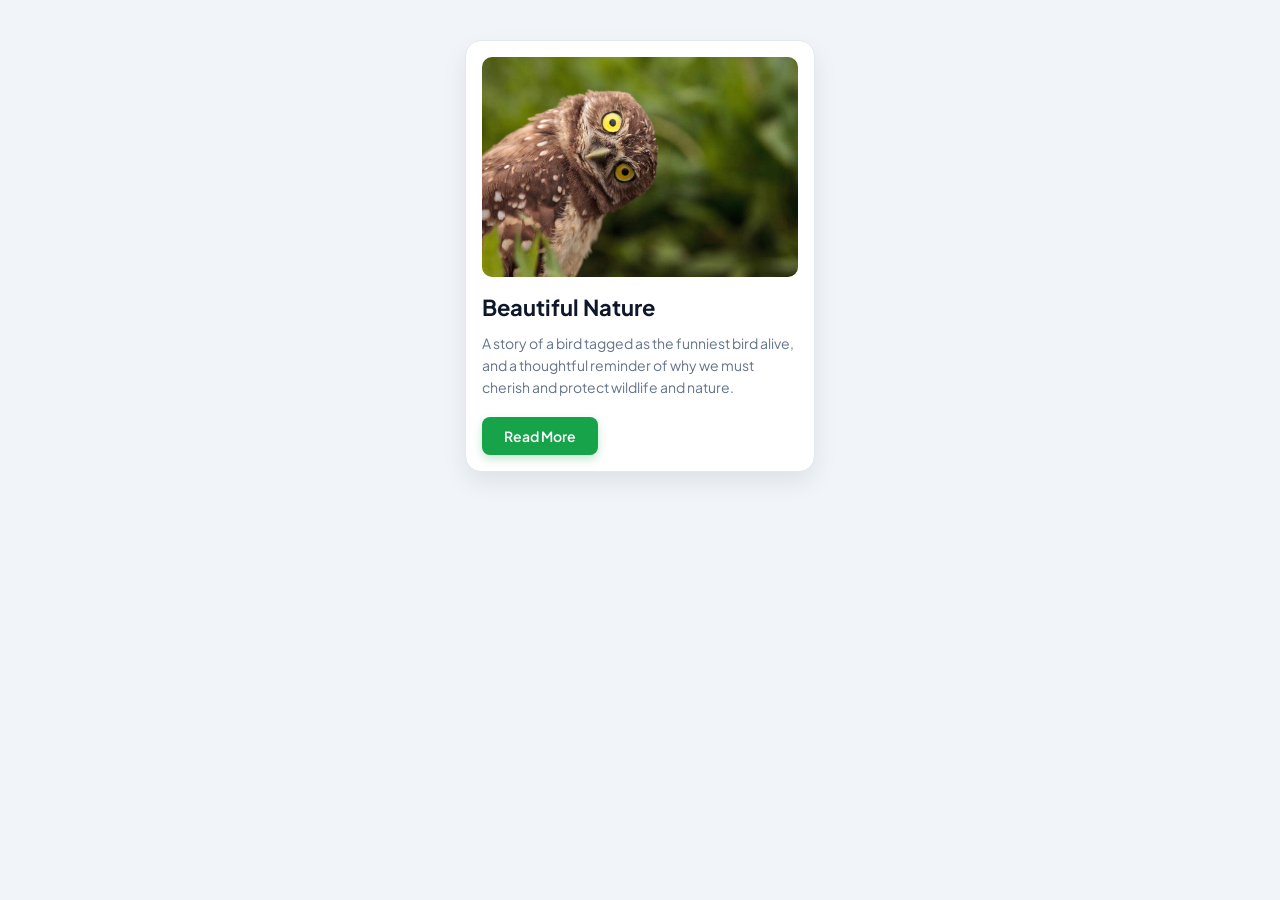
<file: day1/index.html>
<!DOCTYPE html>
<html lang="en">

<head>
    <meta charset="UTF-8">
    <meta name="viewport" content="width=device-width, initial-scale=1.0">
    <title>Day 1 Assignment - Card Component</title>

    <link rel="preconnect" href="https://fonts.googleapis.com">
    <link rel="preconnect" href="https://fonts.gstatic.com" crossorigin>
    <link href="https://fonts.googleapis.com/css2?family=Plus+Jakarta+Sans:wght@400;500;600;700&display=swap"
        rel="stylesheet">
    <link rel="stylesheet" href="./style.css">
</head>

<body>

    <div class="container">
        <div class="card">
            <img src="../img/bird.jpg" alt="Beautiful bird" class="card-img">
            <h2 class="card-title">Beautiful Nature</h2>
            <p class="card-desc">
                A story of a bird tagged as the funniest bird alive, and a thoughtful reminder of why we must cherish
                and protect wildlife and nature.
            </p>
            <button class="card-btn">Read More</button>
        </div>
    </div>
</body>

</html>
</file>
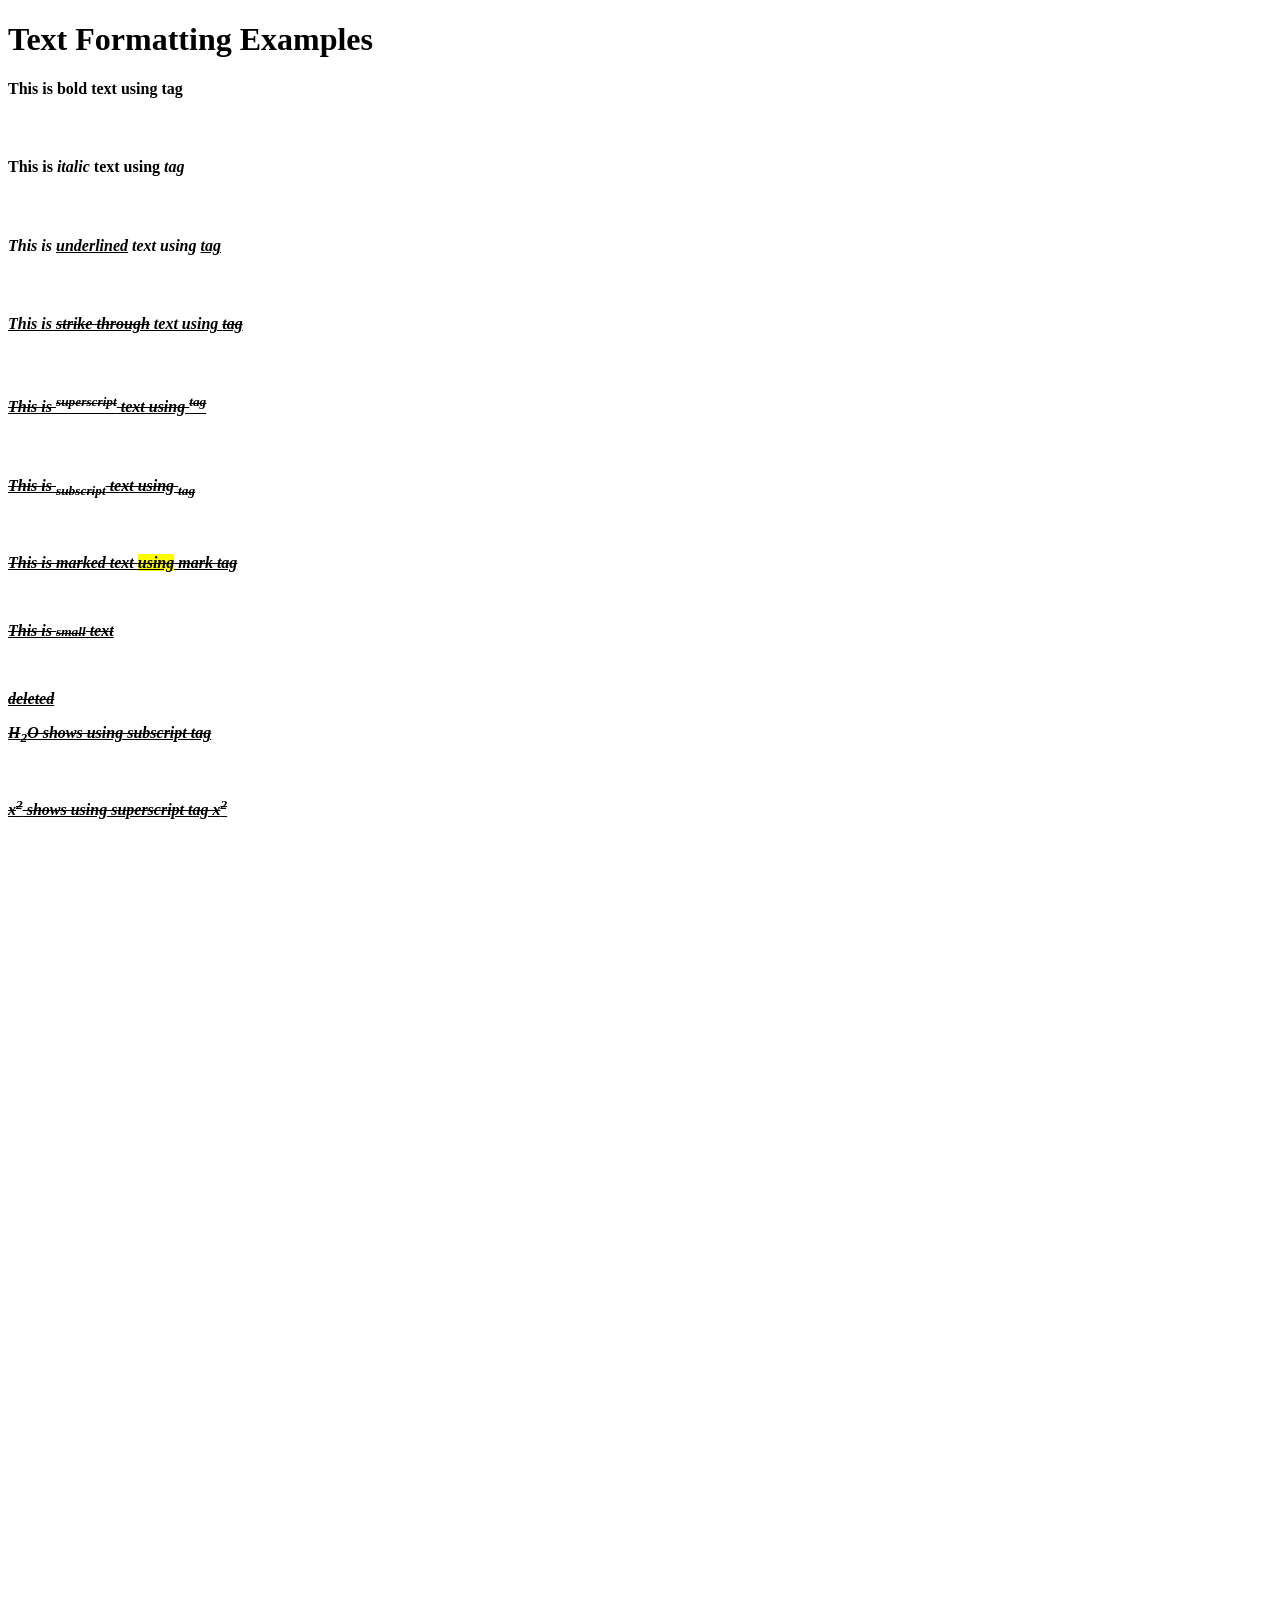
<file: day2/index.html>
<!DOCTYPE html>
<html lang="en">

<head>
    <meta charset="UTF-8">
    <meta name="viewport" content="width=device-width, initial-scale=1.0">
    <title>text-formatting page</title>
    <style>
        body {
            height: 1920px;
            width: 1080px;
        }
    </style>
</head>

<body>
    <h1 style="margin-right: 300px;">Text Formatting Examples</h1>
    <h4>This is <b>bold</b> text using <b> tag</h4>
    <br>
    <h4>This is <i>italic</i> text using <i> tag</h4>
    <br>
    <h4>This is <u>underlined</u> text using <u> tag</h4>
    <br>
    <h4>This is <s>strike through</s> text using <s> tag</h4>
    <br>
    <h4>This is <sup>superscript</sup> text using <sup> tag</h4>
    <br>
    <h4>This is <sub>subscript</sub> text using <sub> tag</h4>
    <br>

    <p>This is marked text <mark>using</mark> mark tag</mark></p>
    <br>

    <p>This is <small>small</small> text</p>
    <br>

    <p><del>deleted</del></p>

    <p>H<sub>2</sub>O shows using subscript tag </p>
    <br>

    <p>x<sup>2</sup> shows using superscript tag x<sup>2</sup></p>
</body>

</html>
</file>
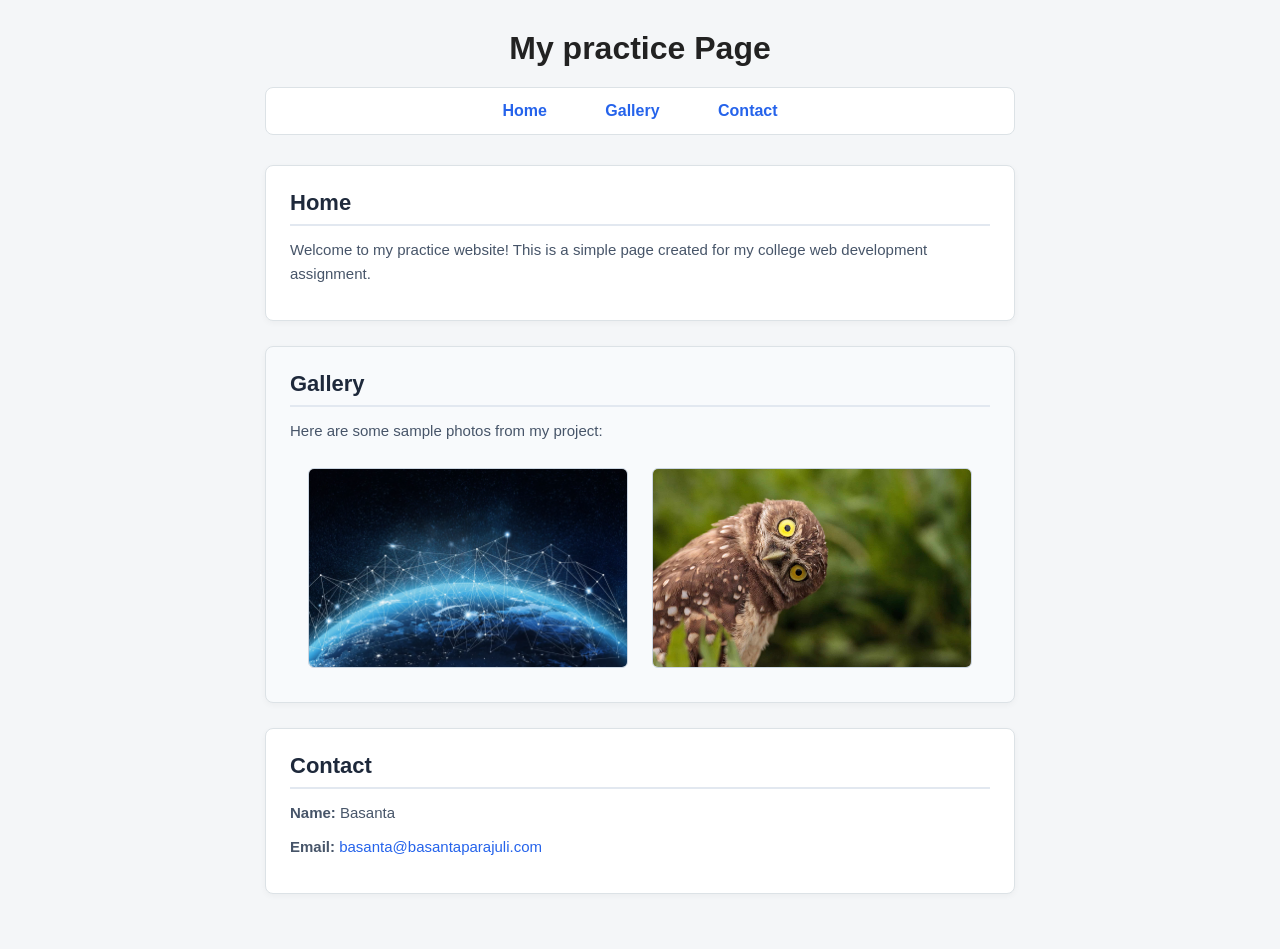
<file: day3/index.html>
<!DOCTYPE html>
<html lang="en">

<head>
    <meta charset="UTF-8">
    <meta name="viewport" content="width=device-width, initial-scale=1.0">
    <title>Navigation-page</title>
    <link rel="stylesheet" href="./style.css">
</head>

<body>

    <h1 class="main-heading">My practice Page</h1>

    <div class="navbar">
        <a href="#home">Home</a>
        <a href="#gallery">Gallery</a>
        <a href="#contact">Contact</a>
    </div>

    <!-- Home Section -->
    <div id="home" class="home">
        <h2>Home</h2>
        <p>Welcome to my practice website! This is a simple page created for my college web development assignment.</p>
    </div>

    <!-- Gallery Section -->
    <div id="gallery" class="gallery">
        <h2>Gallery</h2>
        <p>Here are some sample photos from my project:</p>
        <div class="gallery-images">
            <img src="../img/network.webp" alt="Network Image">
            <img src="../img/bird.jpg" alt="Bird Image">
        </div>
    </div>

    <!-- Contact Section -->
    <div id="contact" class="contact">
        <h2>Contact</h2>
        <p><strong>Name:</strong> Basanta</p>
        <p><strong>Email:</strong> <a href="mailto:basanta@basantaparajuli.com">basanta@basantaparajuli.com</a></p>
    </div>

</body>

</html>
</file>
<file: day1/style.css>
/* Universal Reset */
* {
    margin: 0;
    padding: 0;
    box-sizing: border-box;
}

body {
    font-family: 'Plus Jakarta Sans', -apple-system, BlinkMacSystemFont, 'Segoe UI', Roboto, sans-serif;
    background-color: #f1f5f9;
    color: #1e293b;
    padding: 40px 16px;
}


.card {
    width: 350px;
    margin: 0 auto;
    background-color: #ffffff;
    border: 1px solid #e2e8f0;
    border-radius: 16px;
    padding: 16px;
    box-shadow: 0 10px 25px rgba(0, 0, 0, 0.08);
}

.card img,
.card-img {
    width: 100%;
    height: 220px;
    object-fit: cover;
    border-radius: 10px;
    display: block;
    margin-bottom: 16px;
}


.card h2,
.card-title {
    font-size: 22px;
    font-weight: 700;
    color: #0f172a;
    line-height: 1.3;
    margin-bottom: 10px;
}


.card p,
.card-desc {
    font-size: 14px;
    line-height: 1.6;
    color: #64748b;
    margin-bottom: 18px;
}


.card button,
.card-btn {
    display: inline-block;
    background-color: #16a34a;
    color: #ffffff;
    border: none;
    border-radius: 8px;
    padding: 10px 22px;
    font-family: inherit;
    font-size: 14px;
    font-weight: 600;
    cursor: pointer;
    box-shadow: 0 4px 10px rgba(22, 163, 74, 0.25);
    transition: background-color 0.2s ease;
}

.card button:hover,
.card-btn:hover {
    background-color: #15803d;
}
</file>
<file: day3/style.css>
/* Basic Reset */
* {
    margin: 0;
    padding: 0;
    box-sizing: border-box;
}


body {
    font-family: Arial, Helvetica, sans-serif;
    background-color: #f4f6f8;
    color: #333333;
    padding: 30px 15px;
}


.main-heading {
    text-align: center;
    color: #222222;
    margin-bottom: 20px;
    font-size: 32px;
}


.navbar {
    text-align: center;
    background-color: #ffffff;
    max-width: 750px;
    margin: 0 auto 30px auto;
    padding: 14px;
    border: 1px solid #dce2e6;
    border-radius: 8px;
}

.navbar a {
    text-decoration: none;
    color: #2563eb;
    font-weight: bold;
    font-size: 16px;
    margin: 0 15px;
    padding: 6px 12px;
    border-radius: 4px;
    transition: background-color 0.2s, color 0.2s;
}

.navbar a:hover {
    background-color: #eff6ff;
    color: #1d4ed8;
}


.home,
.gallery,
.contact {
    max-width: 750px;
    margin: 0 auto 25px auto;
    padding: 24px;
    border-radius: 8px;
    border: 1px solid #dce2e6;
    box-shadow: 0 2px 6px rgba(0, 0, 0, 0.04);
}


.home {
    background-color: #ffffff;
}

.gallery {
    background-color: #f8fafc;
}

.contact {
    background-color: #ffffff;
}


.home h2,
.gallery h2,
.contact h2 {
    color: #1e293b;
    margin-bottom: 12px;
    padding-bottom: 8px;
    border-bottom: 2px solid #e2e8f0;
    font-size: 22px;
}


.home p,
.gallery p,
.contact p {
    font-size: 15px;
    line-height: 1.6;
    color: #475569;
    margin-bottom: 10px;
}


.gallery-images {
    text-align: center;
    margin-top: 15px;
}

.gallery-images img {
    width: 320px;
    height: 200px;
    object-fit: cover;
    border-radius: 6px;
    margin: 10px;
    border: 1px solid #cbd5e1;
    display: inline-block;
    vertical-align: middle;
}


.contact a {
    color: #2563eb;
    text-decoration: none;
}

.contact a:hover {
    text-decoration: underline;
}
</file>
